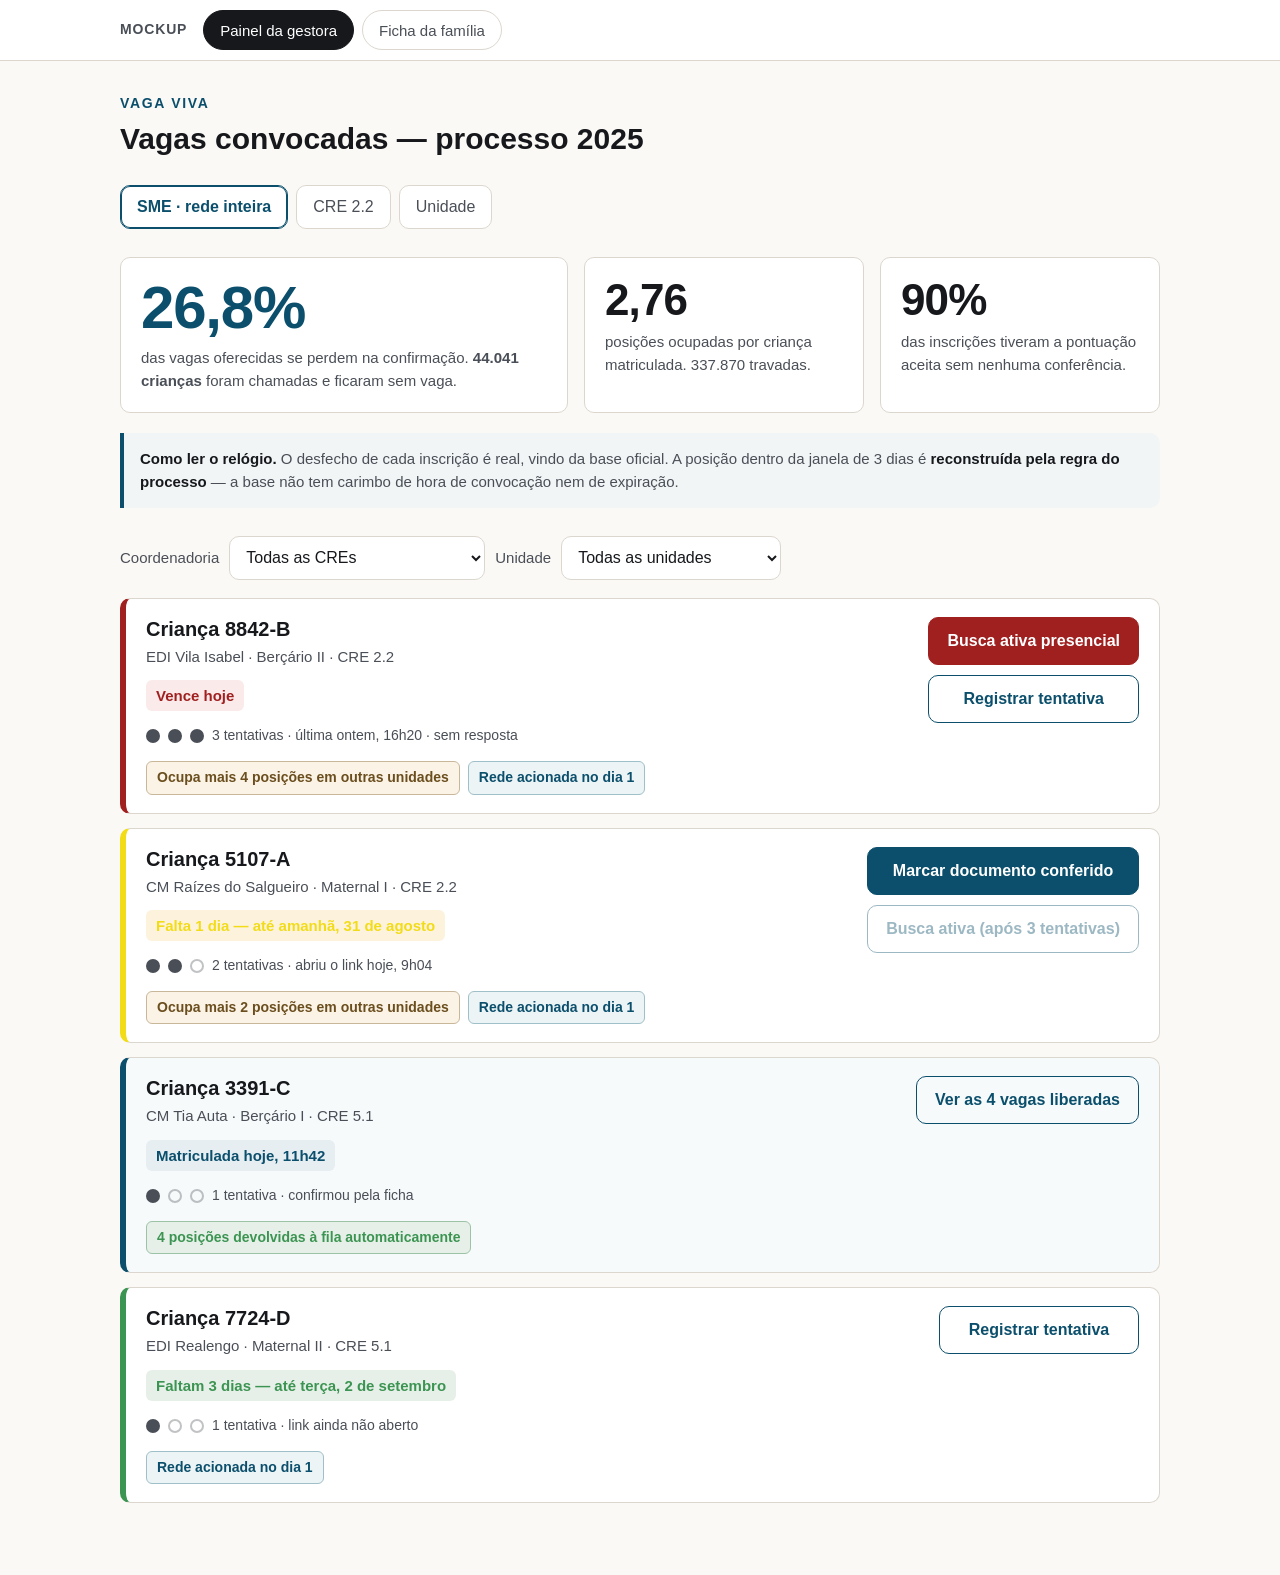
<file: 02-projeto/mockup.html>
<!doctype html>
<html lang="pt-BR">
<head>
<meta charset="utf-8">
<meta name="viewport" content="width=device-width, initial-scale=1">
<title>Vaga Viva — mockup visual</title>
<style>
:root{
  --ground:#FBF9F5;
  --card:#FFFFFF;
  --ink:#16181C;
  --ink-muted:#4A4F57;
  --line:#DCD7CE;
  --accent:#0B4F6C;
  --urgente:#A02020;
  --urgente-fundo:#FBEAEA;
  --atencao:#f2dc18;
  --atencao-fundo:#FDF2DC;
  --ok:#3c9452;
  --ok-fundo:#E7F0E8;
  --sistema: -apple-system, BlinkMacSystemFont, "Segoe UI", Roboto, "Helvetica Neue", Arial, sans-serif;
  --raio:10px;
}
*{box-sizing:border-box}
body{
  margin:0; background:var(--ground); color:var(--ink);
  font-family:var(--sistema); font-size:17px; line-height:1.55;
  -webkit-text-size-adjust:100%;
}
h1,h2,h3{line-height:1.2; margin:0}
button{font-family:inherit; cursor:pointer}
.wrap{max-width:1080px; margin:0 auto; padding:0 20px 72px}

/* ---------- alternador de tela (só demonstração) ---------- */
.switch{
  border-bottom:1px solid var(--line); background:var(--card);
  position:sticky; top:0; z-index:10;
}
.switch-in{
  max-width:1080px; margin:0 auto; padding:10px 20px;
  display:flex; gap:8px; align-items:center; flex-wrap:wrap;
}
.switch strong{font-size:14px; letter-spacing:.06em; text-transform:uppercase; color:var(--ink-muted); margin-right:8px}
.switch button{
  min-height:40px; padding:0 16px; border:1px solid var(--line);
  background:transparent; color:var(--ink-muted); border-radius:999px; font-size:15px;
}
.switch button[aria-current="true"]{background:var(--ink); color:var(--card); border-color:var(--ink)}

/* ---------- cabeçalho do painel ---------- */
.topo{padding:32px 0 8px}
.marca{font-size:14px; letter-spacing:.12em; text-transform:uppercase; color:var(--accent); font-weight:700}
.topo h1{font-size:30px; margin-top:6px}

.perfil{display:flex; gap:8px; margin-top:20px; flex-wrap:wrap}
.perfil button{
  min-height:44px; padding:0 16px; border:1px solid var(--line); background:var(--card);
  border-radius:var(--raio); font-size:16px; color:var(--ink-muted);
}
.perfil button[aria-current="true"]{border-color:var(--accent); color:var(--accent); font-weight:700; box-shadow:inset 0 0 0 1px var(--accent)}

/* ---------- os tres numeros, assimetricos ---------- */
.numeros{display:grid; grid-template-columns:1.6fr 1fr 1fr; gap:16px; margin:28px 0 8px}
@media (max-width:820px){.numeros{grid-template-columns:1fr}}
.num{background:var(--card); border:1px solid var(--line); border-radius:var(--raio); padding:20px}
.num .v{font-size:44px; font-weight:800; letter-spacing:-.02em; line-height:1}
.num.destaque .v{font-size:60px; color:var(--accent)}
.num p{margin:8px 0 0; font-size:15px; color:var(--ink-muted)}

/* ---------- aviso metodologico ---------- */
.nota{
  margin:20px 0 28px; padding:14px 16px; border-left:4px solid var(--accent);
  background:#F2F5F6; border-radius:0 var(--raio) var(--raio) 0; font-size:15px; color:var(--ink-muted);
}
.nota b{color:var(--ink)}

/* ---------- filtro ---------- */
.filtro{display:flex; gap:10px; align-items:center; flex-wrap:wrap; margin-bottom:18px}
.filtro label{font-size:15px; color:var(--ink-muted)}
.filtro select{
  min-height:44px; padding:0 12px; font-size:16px; font-family:inherit;
  border:1px solid var(--line); border-radius:var(--raio); background:var(--card); color:var(--ink);
}

/* ---------- cards de vaga ---------- */
.lista{display:flex; flex-direction:column; gap:14px}
.vaga{
  background:var(--card); border:1px solid var(--line); border-radius:var(--raio);
  border-left:6px solid var(--line); padding:18px 20px;
  display:grid; grid-template-columns:1fr auto; gap:16px; align-items:start;
}
@media (max-width:700px){.vaga{grid-template-columns:1fr}}
.vaga.v-urgente{border-left-color:var(--urgente)}
.vaga.v-atencao{border-left-color:var(--atencao)}
.vaga.v-ok{border-left-color:var(--ok)}
.vaga.v-feito{border-left-color:var(--accent); background:#F7FAFB}
.vaga h3{font-size:20px}
.vaga .onde{font-size:15px; color:var(--ink-muted); margin:4px 0 12px}

.prazo{font-size:15px; font-weight:700; display:inline-block; padding:4px 10px; border-radius:6px}
.p-urgente{color:var(--urgente); background:var(--urgente-fundo)}
.p-atencao{color:var(--atencao); background:var(--atencao-fundo)}
.p-ok{color:var(--ok); background:var(--ok-fundo)}
.p-feito{color:var(--accent); background:#E6EEF2}

/* rastro de tentativas */
.rastro{display:flex; align-items:center; gap:8px; margin-top:14px; font-size:14px; color:var(--ink-muted)}
.dot{width:14px; height:14px; border-radius:50%; border:2px solid var(--ink-muted); display:inline-block}
.dot.cheio{background:var(--ink-muted)}
.dot.vazio{opacity:.35}

/* selos */
.selos{display:flex; flex-wrap:wrap; gap:8px; margin-top:14px}
.selo{
  font-size:14px; padding:5px 10px; border-radius:6px; border:1px solid var(--line);
  color:var(--ink-muted); background:var(--ground);
}
.selo.trava{border-color:#C9B79A; background:#FBF3E6; color:#6B4E1E; font-weight:700}
.selo.rede{border-color:#9FBFC9; background:#EDF4F6; color:var(--accent); font-weight:700}
.selo.liberou{border-color:#9CC3A5; background:var(--ok-fundo); color:var(--ok); font-weight:700}

/* acoes */
.acoes{display:flex; flex-direction:column; gap:10px; min-width:200px}
@media (max-width:700px){.acoes{min-width:0}}
.btn{
  min-height:48px; padding:0 18px; border-radius:var(--raio); font-size:16px; font-weight:600;
  border:1px solid var(--accent); background:var(--accent); color:#fff; width:100%;
}
.btn.sec{background:transparent; color:var(--accent)}
.btn[disabled]{opacity:.4; cursor:not-allowed}
.btn.perigo{border-color:var(--urgente); background:var(--urgente)}

/* ---------- tela da familia ---------- */
.familia-palco{padding:36px 0 0}
.familia-palco > p{color:var(--ink-muted); font-size:15px; max-width:52ch}
.moldura{
  width:360px; max-width:100%; margin:20px 0 0; background:var(--card);
  border:1px solid var(--line); border-radius:var(--raio); overflow:hidden;
}
.fam{padding:24px 20px 32px; font-size:20px; line-height:1.5}
.fam h2{font-size:34px; letter-spacing:-.01em}
.fam .bloco{padding:22px 0; border-bottom:1px solid var(--line)}
.fam .bloco:last-child{border-bottom:0}
.fam .rotulo{font-size:16px; color:var(--ink-muted); margin:0 0 6px}
.fam .grande{font-size:30px; font-weight:800; line-height:1.15; margin:0}

.ouvir{
  display:flex; align-items:center; justify-content:center; gap:10px;
  min-height:48px; width:100%; margin-top:16px;
  border:2px solid var(--accent); background:transparent; color:var(--accent);
  border-radius:var(--raio); font-size:18px; font-weight:700;
}
.verificado{
  margin-top:10px; font-size:16px; color:var(--ok); background:var(--ok-fundo);
  border-radius:6px; padding:8px 10px;
}
.verificado small{display:block; color:var(--ink-muted); font-size:14px; margin-top:2px}
.prazo-forte{color:var(--urgente); font-size:26px; font-weight:800; margin:0}
ul.levar{list-style:none; margin:12px 0 0; padding:0}
ul.levar li{display:flex; gap:12px; align-items:flex-start; padding:10px 0; font-size:19px}
ul.levar .ic{font-size:26px; line-height:1.1}
.fam .btn{font-size:19px; min-height:56px; margin-top:6px}

.hidden{display:none}
@media (prefers-reduced-motion:no-preference){
  .vaga,.num{transition:box-shadow .25s ease}
}
</style>
</head>
<body>

<nav class="switch">
  <div class="switch-in">
    <strong>Mockup</strong>
    <button id="b-painel" aria-current="true">Painel da gestora</button>
    <button id="b-familia">Ficha da família</button>
  </div>
</nav>

<!-- ===================== PAINEL ===================== -->
<main class="wrap" id="tela-painel">
  <div class="topo">
    <div class="marca">Vaga Viva</div>
    <h1>Vagas convocadas — processo 2025</h1>
  </div>

  <div class="perfil" role="group" aria-label="Perfil de acesso">
    <button aria-current="true">SME · rede inteira</button>
    <button>CRE 2.2</button>
    <button>Unidade</button>
  </div>

  <section class="numeros" aria-label="Indicadores">
    <div class="num destaque">
      <div class="v">26,8%</div>
      <p>das vagas oferecidas se perdem na confirmação. <b>44.041 crianças</b> foram chamadas e ficaram sem vaga.</p>
    </div>
    <div class="num">
      <div class="v">2,76</div>
      <p>posições ocupadas por criança matriculada. 337.870 travadas.</p>
    </div>
    <div class="num">
      <div class="v">90%</div>
      <p>das inscrições tiveram a pontuação aceita sem nenhuma conferência.</p>
    </div>
  </section>

  <p class="nota">
    <b>Como ler o relógio.</b> O desfecho de cada inscrição é real, vindo da base oficial.
    A posição dentro da janela de 3 dias é <b>reconstruída pela regra do processo</b> — a base
    não tem carimbo de hora de convocação nem de expiração.
  </p>

  <div class="filtro">
    <label for="cre">Coordenadoria</label>
    <select id="cre">
      <option>Todas as CREs</option>
      <option>CRE 2.2 — Tijuca, Vila Isabel</option>
      <option>CRE 5.1 — Bangu, Realengo</option>
    </select>
    <label for="uni">Unidade</label>
    <select id="uni">
      <option>Todas as unidades</option>
      <option>CM Raízes do Salgueiro</option>
      <option>EDI Vila Isabel</option>
    </select>
  </div>

  <div class="lista">

    <!-- vence hoje + trava outras posicoes -->
    <article class="vaga v-urgente">
      <div>
        <h3>Criança 8842-B</h3>
        <p class="onde">EDI Vila Isabel · Berçário II · CRE 2.2</p>
        <span class="prazo p-urgente">Vence hoje</span>
        <div class="rastro">
          <span class="dot cheio"></span><span class="dot cheio"></span><span class="dot cheio"></span>
          3 tentativas · última ontem, 16h20 · sem resposta
        </div>
        <div class="selos">
          <span class="selo trava">Ocupa mais 4 posições em outras unidades</span>
          <span class="selo rede">Rede acionada no dia 1</span>
        </div>
      </div>
      <div class="acoes">
        <button class="btn perigo">Busca ativa presencial</button>
        <button class="btn sec">Registrar tentativa</button>
      </div>
    </article>

    <!-- 1 dia -->
    <article class="vaga v-atencao">
      <div>
        <h3>Criança 5107-A</h3>
        <p class="onde">CM Raízes do Salgueiro · Maternal I · CRE 2.2</p>
        <span class="prazo p-atencao">Falta 1 dia — até amanhã, 31 de agosto</span>
        <div class="rastro">
          <span class="dot cheio"></span><span class="dot cheio"></span><span class="dot vazio"></span>
          2 tentativas · abriu o link hoje, 9h04
        </div>
        <div class="selos">
          <span class="selo trava">Ocupa mais 2 posições em outras unidades</span>
          <span class="selo rede">Rede acionada no dia 1</span>
        </div>
      </div>
      <div class="acoes">
        <button class="btn">Marcar documento conferido</button>
        <button class="btn sec" disabled>Busca ativa (após 3 tentativas)</button>
      </div>
    </article>

    <!-- confirmada: o momento da cascata -->
    <article class="vaga v-feito">
      <div>
        <h3>Criança 3391-C</h3>
        <p class="onde">CM Tia Auta · Berçário I · CRE 5.1</p>
        <span class="prazo p-feito">Matriculada hoje, 11h42</span>
        <div class="rastro">
          <span class="dot cheio"></span><span class="dot vazio"></span><span class="dot vazio"></span>
          1 tentativa · confirmou pela ficha
        </div>
        <div class="selos">
          <span class="selo liberou">4 posições devolvidas à fila automaticamente</span>
        </div>
      </div>
      <div class="acoes">
        <button class="btn sec">Ver as 4 vagas liberadas</button>
      </div>
    </article>

    <!-- folga -->
    <article class="vaga v-ok">
      <div>
        <h3>Criança 7724-D</h3>
        <p class="onde">EDI Realengo · Maternal II · CRE 5.1</p>
        <span class="prazo p-ok">Faltam 3 dias — até terça, 2 de setembro</span>
        <div class="rastro">
          <span class="dot cheio"></span><span class="dot vazio"></span><span class="dot vazio"></span>
          1 tentativa · link ainda não aberto
        </div>
        <div class="selos">
          <span class="selo rede">Rede acionada no dia 1</span>
        </div>
      </div>
      <div class="acoes">
        <button class="btn sec">Registrar tentativa</button>
      </div>
    </article>

  </div>
</main>

<!-- ===================== FAMÍLIA ===================== -->
<main class="wrap hidden" id="tela-familia">
  <div class="familia-palco">
    <div class="marca">Vaga Viva</div>
    <h1 style="font-size:30px;margin:6px 0 10px">A tela que a família abre</h1>
    <p>Largura real de 360px, fonte do sistema, contraste 7:1, uma ação só. É esta a tela que passa no teste da vizinha.</p>

    <div class="moldura">
      <div class="fam" id="fam-conteudo">

        <div class="bloco">
          <h2>Você conseguiu uma vaga de creche.</h2>
          <button class="ouvir" id="btn-ouvir">🔊 Ouvir esta página</button>
        </div>

        <div class="bloco">
          <p class="rotulo">Sua pontuação</p>
          <p class="grande">51 pontos</p>
          <div class="verificado">
            ✓ Encontramos seu Cadastro Único. Você não precisa provar nada.
            <small>Na demonstração, este dado vem da própria base. Em produção, do Registro Municipal Integrado.</small>
          </div>
          <p style="font-size:18px;color:var(--ink-muted);margin:14px 0 0">
            Você está entre as 30 primeiras da fila desta creche.
          </p>
        </div>

        <div class="bloco">
          <p class="rotulo">A creche</p>
          <p class="grande">EDI Vila Isabel</p>
          <p style="font-size:18px;margin:6px 0 0">Rua Barão de São Francisco, 220</p>
        </div>

        <div class="bloco">
          <p class="rotulo">Até quando</p>
          <p class="prazo-forte">Faltam 2 dias</p>
          <p style="font-size:20px;margin:4px 0 0">Vá até sexta, dia 5 de setembro.</p>
        </div>

        <div class="bloco">
          <p class="rotulo">O que levar</p>
          <ul class="levar">
            <li><span class="ic">📄</span><span>Certidão de nascimento da criança</span></li>
            <li><span class="ic">💉</span><span>Caderneta de vacinação</span></li>
            <li><span class="ic">🏠</span><span>Conta de luz ou de água</span></li>
          </ul>
        </div>

        <div class="bloco">
          <button class="btn">Confirmar que vou</button>
        </div>

      </div>
    </div>
  </div>
</main>

<script>
// alternador entre as duas telas — só para a demonstração
var bp = document.getElementById('b-painel'),
    bf = document.getElementById('b-familia'),
    tp = document.getElementById('tela-painel'),
    tf = document.getElementById('tela-familia');

function mostrar(qual){
  var painel = qual === 'painel';
  tp.classList.toggle('hidden', !painel);
  tf.classList.toggle('hidden', painel);
  bp.setAttribute('aria-current', painel);
  bf.setAttribute('aria-current', !painel);
  window.scrollTo(0,0);
}
bp.addEventListener('click', function(){ mostrar('painel'); });
bf.addEventListener('click', function(){ mostrar('familia'); });

// leitura em voz alta — Web Speech API nativa, sem biblioteca
var falando = false;
document.getElementById('btn-ouvir').addEventListener('click', function(){
  if(!('speechSynthesis' in window)){ return; }
  if(falando){ speechSynthesis.cancel(); falando = false; this.textContent = '🔊 Ouvir esta página'; return; }
  var texto = document.getElementById('fam-conteudo').innerText.replace(/🔊 Ouvir esta página/,'');
  var fala = new SpeechSynthesisUtterance(texto);
  fala.lang = 'pt-BR';
  fala.rate = 0.92;
  var btn = this;
  fala.onend = function(){ falando = false; btn.textContent = '🔊 Ouvir esta página'; };
  speechSynthesis.speak(fala);
  falando = true;
  btn.textContent = '⏹ Parar';
});
</script>
</body>
</html>
</file>
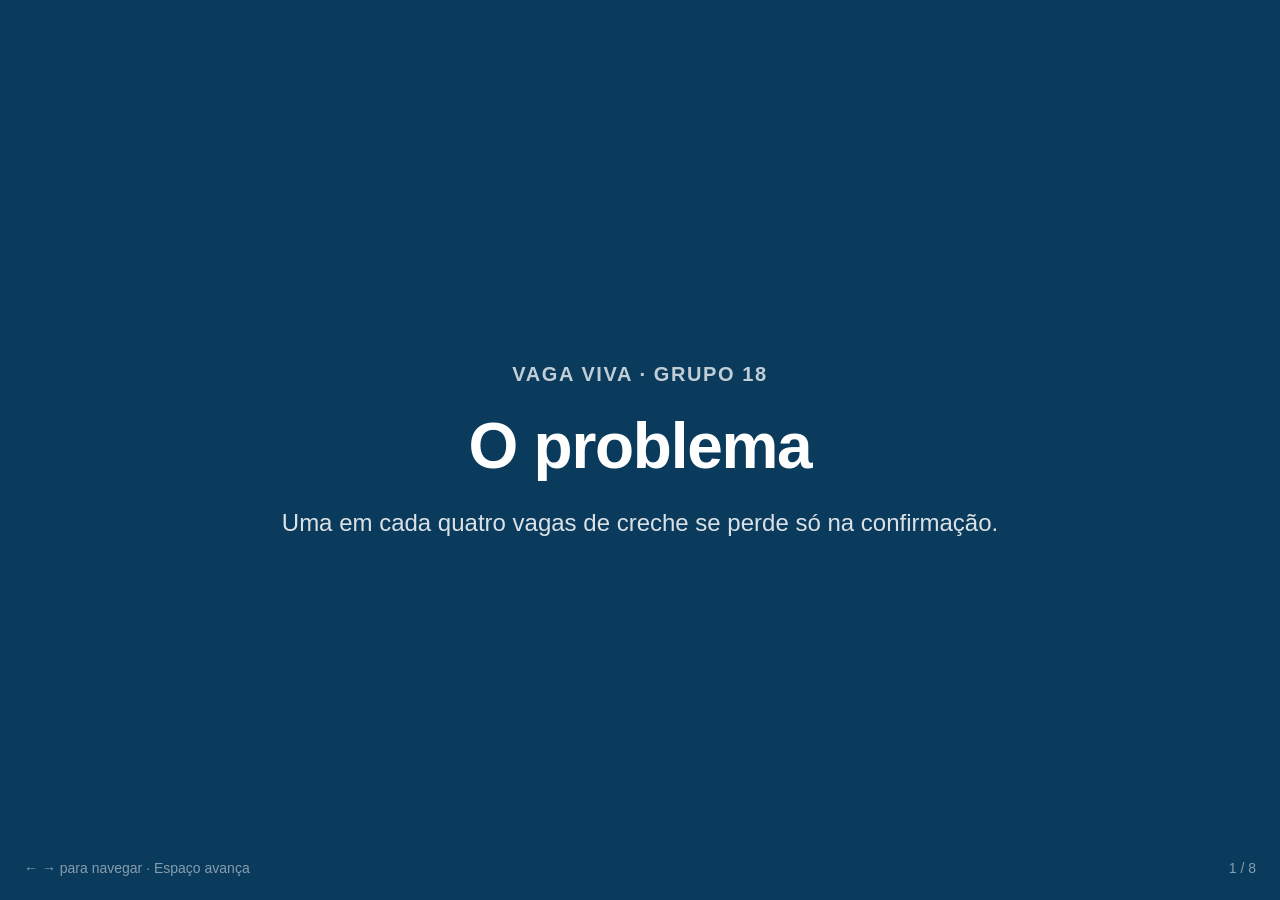
<file: app/video-cards.html>
<!doctype html>
<html lang="pt-BR">
<head>
<meta charset="utf-8">
<meta name="viewport" content="width=device-width, initial-scale=1">
<title>Vaga Viva — cards do vídeo</title>
<link rel="stylesheet" href="estilo.css">
<style>
  html,body{height:100%; overflow:hidden; background:var(--marca)}
  .deck{height:100vh; width:100vw; position:relative}
  .slide{
    position:absolute; inset:0; display:none;
    flex-direction:column; align-items:center; justify-content:center;
    text-align:center; padding:40px; background:var(--marca); color:#fff;
  }
  .slide.ativo{display:flex}
  .slide.clara{background:var(--fundo); color:var(--tinta)}
  .eyebrow{
    font-size:20px; letter-spacing:.08em; text-transform:uppercase;
    opacity:.75; margin-bottom:18px; font-weight:600;
  }
  .titulo-slide{font-size:64px; font-weight:800; letter-spacing:-.02em; max-width:900px}
  .sub-slide{font-size:24px; margin-top:20px; opacity:.85; max-width:720px}
  .stats{display:flex; gap:64px; margin-top:8px; flex-wrap:wrap; justify-content:center}
  .stat .v{font-size:96px; font-weight:800; line-height:1; letter-spacing:-.03em}
  .stat p{margin-top:12px; font-size:20px; opacity:.85; max-width:320px}
  .equipe{font-size:22px; margin-top:28px; opacity:.9}
  .marca-nome{font-size:80px; font-weight:800; letter-spacing:-.03em}
  .contador{
    position:fixed; bottom:20px; right:24px; font-size:14px;
    color:#fff; opacity:.5; font-variant-numeric:tabular-nums;
  }
  .ajuda{
    position:fixed; bottom:20px; left:24px; font-size:14px;
    color:#fff; opacity:.5;
  }
</style>
</head>
<body>
<div class="deck">

  <div class="slide ativo" data-slide="1">
    <div class="eyebrow">Vaga Viva · Grupo 18</div>
    <h1 class="titulo-slide">O problema</h1>
    <p class="sub-slide">Uma em cada quatro vagas de creche se perde só na confirmação.</p>
  </div>

  <div class="slide" data-slide="2">
    <div class="stats">
      <div class="stat">
        <div class="v">26,8%</div>
        <p>das vagas oferecidas em 2025 se perderam na confirmação</p>
      </div>
      <div class="stat">
        <div class="v">44.041</div>
        <p>crianças chamadas que ficaram sem nenhuma vaga</p>
      </div>
    </div>
  </div>

  <!-- corte pra: app/entrada.html → painel.html?perfil=sme (os três números + tabela) -->
  <div class="slide" data-slide="3">
    <div class="eyebrow">Painel · Secretaria</div>
    <h1 class="titulo-slide">A rede inteira, numa tela</h1>
    <p class="sub-slide">Três números e o ranking de quem mais perde vaga.</p>
  </div>

  <!-- corte pra: painel.html?perfil=unidade (a creche, e o bloco de cascata) -->
  <div class="slide" data-slide="4">
    <div class="eyebrow">Painel · Creche</div>
    <h1 class="titulo-slide">A creche vê 6 casos, não 40</h1>
    <p class="sub-slide">E a vaga que uma criança travava em outra creche volta na hora.</p>
  </div>

  <div class="slide" data-slide="5">
    <div class="stats">
      <div class="stat">
        <div class="v">2,76</div>
        <p>posições travadas em outras creches por criança matriculada</p>
      </div>
      <div class="stat">
        <div class="v">337.870</div>
        <p>vagas presas assim em 2025</p>
      </div>
    </div>
  </div>

  <!-- corte pra: familia.html?token=demo-b, com o áudio tocando -->
  <div class="slide" data-slide="6">
    <div class="eyebrow">Ficha da família</div>
    <h1 class="titulo-slide">É isto que a mãe recebe</h1>
    <p class="sub-slide">Sem sigla, sem jargão — e ela pode ouvir a página.</p>
  </div>

  <!-- corte pra: agente.html -->
  <div class="slide" data-slide="7">
    <div class="eyebrow">Agente comunitário</div>
    <h1 class="titulo-slide">Avisado no dia 1, não no dia 3</h1>
    <p class="sub-slide">Quando a vaga já venceu, é tarde para o ACS ajudar.</p>
  </div>

  <div class="slide clara" data-slide="8">
    <div class="marca-nome" style="color:var(--marca)">Vaga Viva</div>
    <div class="equipe">Grupo 18 — Meliza Maia, Rodrigo Pita, Thiago Duque e Renata Ribeiro</div>
  </div>

</div>
<div class="contador" id="contador">1 / 8</div>
<div class="ajuda">← → para navegar · Espaço avança</div>

<script>
  const slides = document.querySelectorAll('.slide');
  let atual = 0;
  function mostrar(i){
    slides.forEach(s => s.classList.remove('ativo'));
    slides[i].classList.add('ativo');
    document.getElementById('contador').textContent = (i+1) + ' / ' + slides.length;
  }
  document.addEventListener('keydown', e => {
    if(e.key === 'ArrowRight' || e.key === ' '){ atual = Math.min(atual+1, slides.length-1); mostrar(atual); }
    if(e.key === 'ArrowLeft'){ atual = Math.max(atual-1, 0); mostrar(atual); }
  });
  document.addEventListener('click', () => { atual = Math.min(atual+1, slides.length-1); mostrar(atual); });
</script>
</body>
</html>
</file>
<file: app/estilo.css>
/* ============================================================
   Vaga Viva — base compartilhada
   Uma paleta, duas densidades: painel denso, ficha rarefeita.
   Todas as cores no :root. Trocar pelo azul oficial da
   Prefeitura = mudar --marca e mais nada.
   ============================================================ */

:root{
  /* marca — cor única */
  --marca:#0B3B5C;
  --marca-clara:#E7EEF3;

  /* neutros */
  --fundo:#F5F6F7;
  --papel:#FFFFFF;
  --tinta:#14171A;
  --tinta-fraca:#4A5058;
  --linha:#D8DBDF;

  /* urgência — função, não decoração. Todas ≥7:1 sobre --fundo */
  --urgente:#A11722;      --urgente-fundo:#FBE9EA;
  --atencao:#7A4A00;      --atencao-fundo:#FCF0D8;
  --ok:#1B5E32;           --ok-fundo:#E6F0E9;

  /* tipografia — fonte do sistema, 0KB (requisito de 3G) */
  --fonte: -apple-system, BlinkMacSystemFont, "Segoe UI", Roboto,
           "Helvetica Neue", Arial, sans-serif;

  --raio:8px;
  --toque:48px;
}

*{box-sizing:border-box}
html{-webkit-text-size-adjust:100%}
body{
  margin:0; background:var(--fundo); color:var(--tinta);
  font-family:var(--fonte); font-size:17px; line-height:1.55;
}
h1,h2,h3{line-height:1.2; margin:0; letter-spacing:-.01em}
p{margin:0}
button{font-family:inherit; cursor:pointer}
a{color:var(--marca)}
:focus-visible{outline:3px solid var(--marca); outline-offset:2px}

/* ---------- assinatura institucional ----------
   Q9: brasão + assinatura em texto. O <img> aponta para o SVG
   oficial quando alguém baixar da pasta da Prefeitura; sem ele,
   a assinatura em texto sustenta sozinha. */
.institucional{
  background:var(--marca); color:#fff;
  padding:10px 0; font-size:14px; line-height:1.3;
}
.institucional .dentro{
  max-width:1080px; margin:0 auto; padding:0 20px;
  display:flex; align-items:center; gap:12px;
}
.institucional img{height:28px; width:auto; display:block}
.institucional strong{display:block; font-size:15px; font-weight:700}
.institucional span{opacity:.85}
.institucional .proto{
  font-size:12px; opacity:.85;
  border:1px solid rgba(255,255,255,.4); border-radius:4px; padding:2px 8px;
}
.institucional .trocar{
  margin-left:auto; color:#fff; font-size:14px; text-decoration:underline;
  text-underline-offset:3px;
}
/* .proto vem depois de .trocar; sem .trocar na página, ele mesmo empurra */
.institucional .dentro > .proto:not(:last-child),
.institucional .trocar ~ .proto{margin-left:0}
.institucional .dentro > div + .proto{margin-left:auto}

/* ---------- estrutura ---------- */
.pagina{max-width:1080px; margin:0 auto; padding:0 20px 80px}
.secao{margin-top:32px}

/* ---------- botões ---------- */
/* inline-flex para que <a class="btn"> tenha a mesma altura de um <button> */
.btn{
  display:inline-flex; align-items:center; justify-content:center; text-align:center;
  min-height:var(--toque); padding:0 18px; border-radius:var(--raio);
  font-size:16px; font-weight:600; border:2px solid var(--marca);
  background:var(--marca); color:#fff; text-decoration:none;
}
.btn.sec{background:transparent; color:var(--marca)}
.btn.perigo{background:var(--urgente); border-color:var(--urgente); color:#fff}
.btn.neutro{background:transparent; border-color:var(--linha); color:var(--tinta-fraca)}
.btn[disabled]{opacity:.4; cursor:not-allowed}
/* NÃO usar .bloco aqui: dentro da ficha, .bloco é a seção (padding + borda). */
.btn.largo{width:100%}

/* ---------- cartão ---------- */
.cartao{
  background:var(--papel); border:1px solid var(--linha);
  border-radius:var(--raio); padding:18px 20px;
}

/* ---------- selo ---------- */
.selo{
  display:inline-block; font-size:14px; font-weight:600;
  padding:4px 10px; border-radius:5px;
  border:1px solid var(--linha); background:var(--fundo); color:var(--tinta-fraca);
}
.selo.urgente{color:var(--urgente); background:var(--urgente-fundo); border-color:#E4BFC2}
.selo.atencao{color:var(--atencao); background:var(--atencao-fundo); border-color:#DFC79A}
.selo.ok{color:var(--ok); background:var(--ok-fundo); border-color:#A8C7B2}
.selo.marca{color:var(--marca); background:var(--marca-clara); border-color:#B6CBD9}

/* ---------- nota metodológica ---------- */
.nota{
  border-left:4px solid var(--marca); background:var(--marca-clara);
  padding:14px 16px; border-radius:0 var(--raio) var(--raio) 0;
  font-size:15px; color:var(--tinta-fraca);
}
.nota b{color:var(--tinta)}

/* ============================================================
   DENSIDADE 1 — painel e agente (informacional)
   ============================================================ */
.titulo-pagina{font-size:28px; margin-top:24px}
.subtitulo{color:var(--tinta-fraca); font-size:16px; margin-top:6px}

.abas{display:flex; gap:8px; flex-wrap:wrap; margin-top:20px}
.abas button{
  min-height:44px; padding:0 16px; border:1px solid var(--linha);
  background:var(--papel); color:var(--tinta-fraca);
  border-radius:var(--raio); font-size:16px;
}
.abas button[aria-current="true"]{
  border-color:var(--marca); color:var(--marca); font-weight:700;
  box-shadow:inset 0 0 0 1px var(--marca);
}

.numeros{display:grid; grid-template-columns:1.6fr 1fr 1fr; gap:16px}
@media (max-width:820px){.numeros{grid-template-columns:1fr}}
.numero .v{font-size:42px; font-weight:800; line-height:1; letter-spacing:-.02em}
.numero.forte .v{font-size:56px; color:var(--marca)}
.numero p{margin-top:8px; font-size:15px; color:var(--tinta-fraca)}

.contagem{
  display:flex; align-items:center; gap:10px; padding:12px 16px;
  background:var(--ok-fundo); border:1px solid #A8C7B2; border-radius:var(--raio);
  color:var(--ok); font-weight:600; font-size:16px;
}
/* verde = "nada a fazer". Para contar trabalho pendente, use .neutra. */
.contagem.neutra{
  background:var(--papel); border-color:var(--linha); color:var(--tinta);
}

.pilha{display:flex; flex-direction:column; gap:14px}

/* cartão de exceção: o motivo é o título (Q13) */
.excecao{
  background:var(--papel); border:1px solid var(--linha);
  border-left:6px solid var(--linha); border-radius:var(--raio);
  padding:18px 20px; display:grid; grid-template-columns:1fr auto;
  gap:16px; align-items:center;
}
@media (max-width:720px){.excecao{grid-template-columns:1fr}}
.excecao.e-urgente{border-left-color:var(--urgente)}
.excecao.e-atencao{border-left-color:var(--atencao)}
.excecao.e-marca{border-left-color:var(--marca)}
.excecao .motivo{font-size:20px; font-weight:700}
.excecao .quem{font-size:15px; color:var(--tinta-fraca); margin-top:4px}
.excecao .linha-extra{margin-top:10px; display:flex; gap:8px; flex-wrap:wrap; align-items:center}
.excecao .fone{font-size:16px; font-weight:600; color:var(--marca)}
.excecao .acoes{display:flex; flex-direction:column; gap:8px; min-width:210px}
@media (max-width:720px){.excecao .acoes{min-width:0}}

/* rastro de tentativas */
.rastro{display:flex; align-items:center; gap:7px; font-size:14px; color:var(--tinta-fraca)}
.ponto{width:12px; height:12px; flex:0 0 12px; border-radius:50%; border:2px solid var(--tinta-fraca)}
.ponto.cheio{background:var(--tinta-fraca)}
.ponto.vazio{opacity:.3}

/* tabela de ranking (visão CRE e SME) */
.tabela{width:100%; border-collapse:collapse; background:var(--papel);
  border:1px solid var(--linha); border-radius:var(--raio); overflow:hidden}
.tabela th,.tabela td{padding:12px 14px; text-align:left; font-size:15px;
  border-bottom:1px solid var(--linha)}
.tabela th{background:var(--fundo); font-size:14px; text-transform:uppercase;
  letter-spacing:.05em; color:var(--tinta-fraca)}
.tabela tr:last-child td{border-bottom:0}
.tabela td.num{text-align:right; font-variant-numeric:tabular-nums; font-weight:600}
.rolagem{overflow-x:auto}

/* ============================================================
   DENSIDADE 2 — ficha da família (rarefeita, 360px)
   corpo 20px · chave 30px · título 34px · toque 56px
   ============================================================ */
.ficha{
  max-width:420px; margin:0 auto; background:var(--papel);
  min-height:100vh; padding:24px 20px 40px; font-size:20px; line-height:1.5;
}
.ficha .bloco{padding:24px 0; border-bottom:1px solid var(--linha)}
.ficha .bloco:last-child{border-bottom:0}
/* bloco dentro de bloco não repete moldura — senão sobram linhas soltas */
.ficha .bloco .bloco{padding:0; border-bottom:0}
.ficha .bloco .bloco + .bloco{padding-top:20px}
.ficha h1{font-size:34px}
.ficha .rotulo{font-size:16px; color:var(--tinta-fraca); margin-bottom:6px}
.ficha .chave{font-size:30px; font-weight:800; line-height:1.15}
.ficha .btn{font-size:19px; min-height:56px}

/* prova anti-golpe: o sistema sabe algo que só ele saberia (Q9) */
.prova{
  background:var(--marca-clara); border-radius:var(--raio);
  padding:12px 14px; font-size:17px; color:var(--tinta-fraca);
}

.ouvir{
  display:flex; align-items:center; justify-content:center; gap:10px;
  width:100%; min-height:56px; margin-top:16px;
  border:2px solid var(--marca); background:transparent; color:var(--marca);
  border-radius:var(--raio); font-size:19px; font-weight:700;
}

.origem{
  background:var(--ok-fundo); border-radius:var(--raio);
  padding:12px 14px; font-size:18px; color:var(--ok); font-weight:600;
}
.origem small{display:block; font-weight:400; color:var(--tinta-fraca);
  font-size:14px; margin-top:4px; line-height:1.4}

.prazo-forte{color:var(--urgente); font-size:30px; font-weight:800}

.levar{list-style:none; margin:14px 0 0; padding:0}
.levar li{display:flex; gap:14px; align-items:flex-start; padding:12px 0; font-size:19px}
.levar .ic{font-size:28px; line-height:1}

/* a decisão: Sim e Não do mesmo peso (Q1, passo 1) */
.decisao{display:flex; flex-direction:column; gap:12px; margin-top:8px}

.oculto{display:none}
</file>
